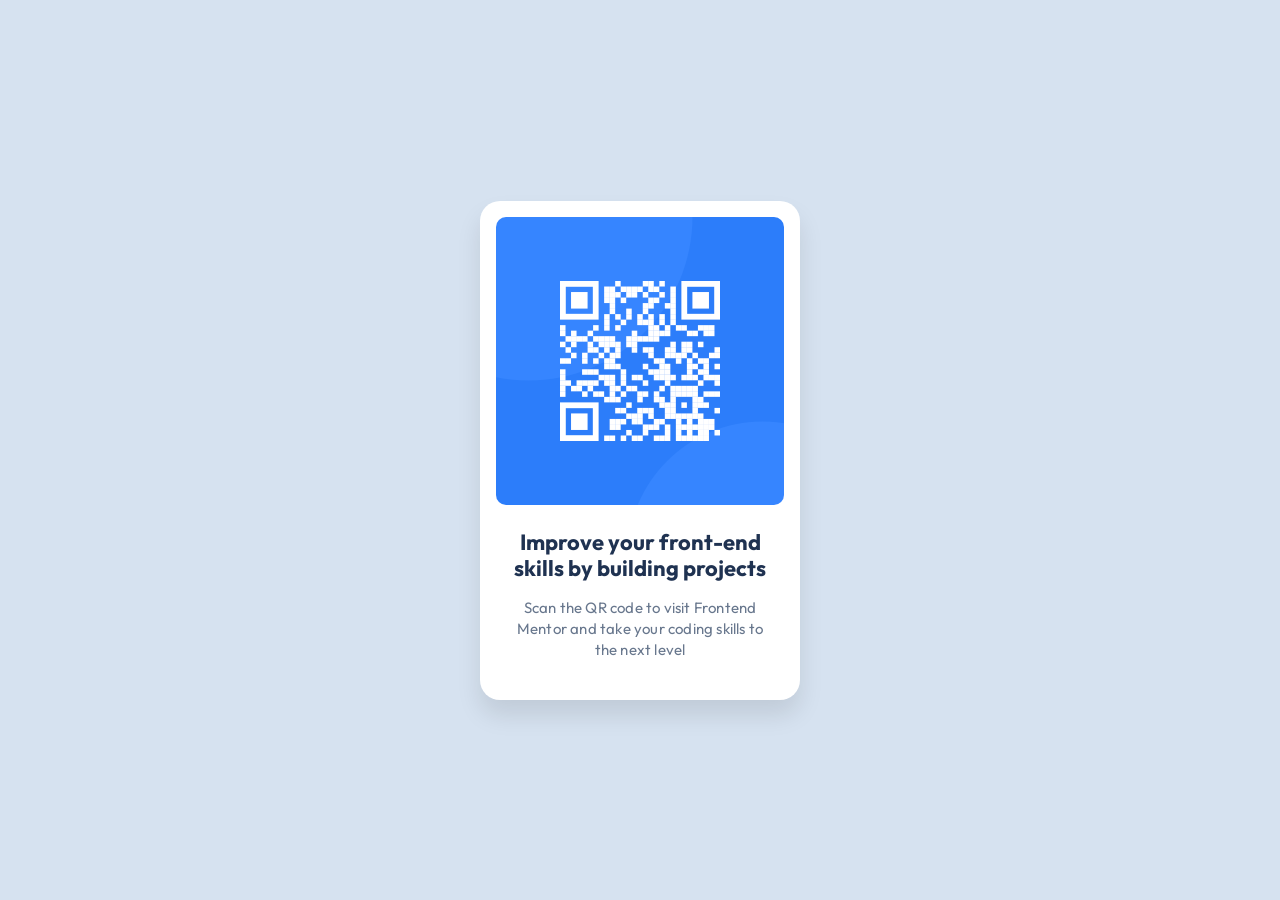
<file: 01-QR-Code-Component/index.html>
<!DOCTYPE html>
<html lang="en">

<head>
  <meta charset="UTF-8">
  <meta name="viewport" content="width=device-width, initial-scale=1.0">
  <!-- displays site properly based on user's device -->

  <link rel="icon" type="image/png" sizes="32x32" href="./images/favicon-32x32.png">

  <title>Frontend Mentor | QR code component</title>
  <link rel="stylesheet" href="style.css">

</head>

<body>
  <main class="card">
    <section class="card-body">
      <img src="./images/image-qr-code.png" alt="QR code image" class="card-img">
      <section class="card-text">
        <h2 class="card-heading">Improve your front-end skills by building projects</h2>
        <p class="card-desc">Scan the QR code to visit Frontend Mentor and take your coding skills to the next level</p>
      </section>

    </section>
  </main>
</body>

</html>
</file>
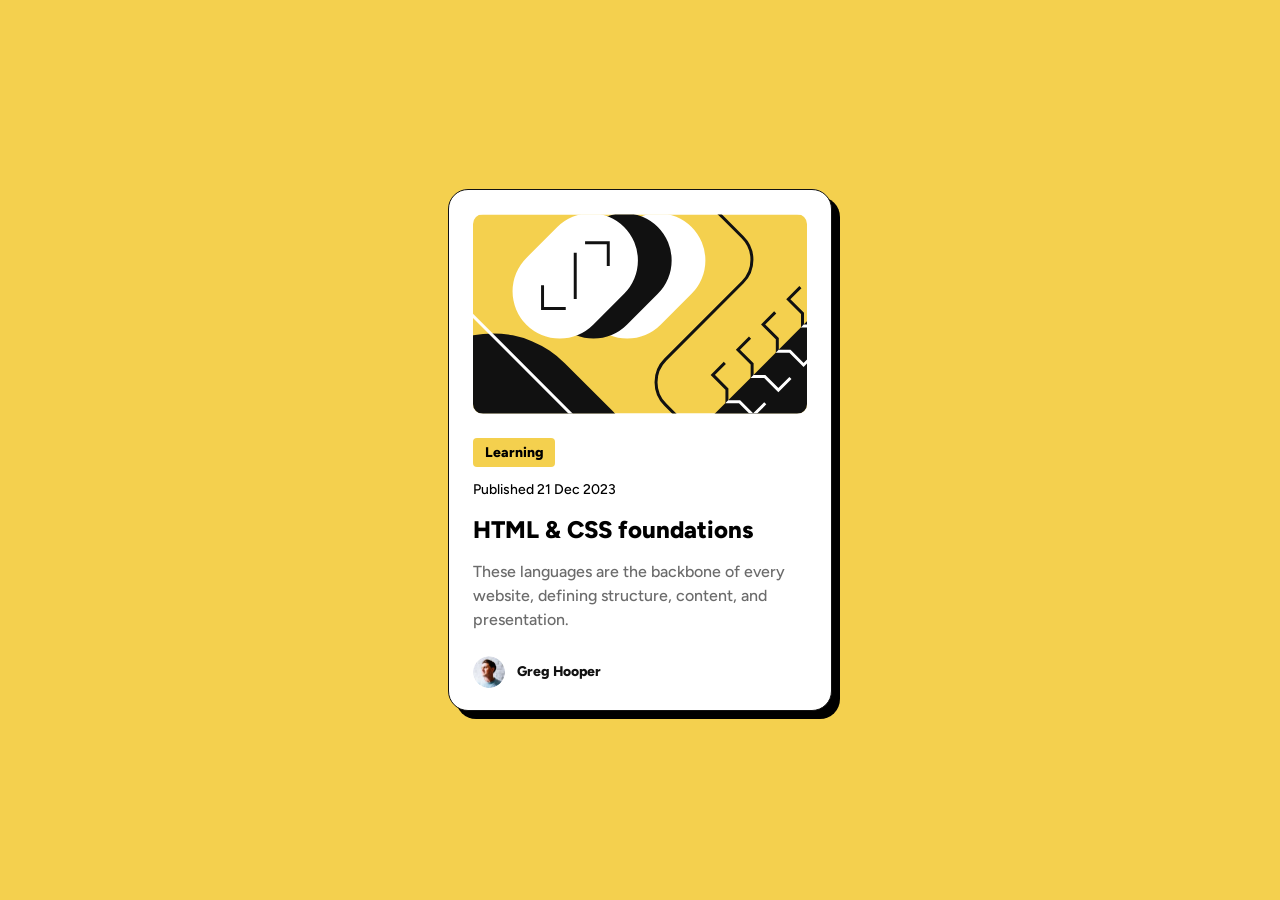
<file: 02-Blog-Preview-Card/index.html>
<!DOCTYPE html>
<html lang="en">

<head>
  <meta charset="UTF-8">
  <meta name="viewport" content="width=device-width, initial-scale=1.0">
  <!-- displays site properly based on user's device -->

  <link rel="icon" type="image/png" sizes="32x32" href="./assets/images/favicon-32x32.png">

  <title>Frontend Mentor | Blog preview card</title>
  <link rel="stylesheet" href="style.css">
  <link rel="preconnect" href="https://fonts.googleapis.com">
  <link rel="preconnect" href="https://fonts.gstatic.com" crossorigin>
  <link
    href="https://fonts.googleapis.com/css2?family=Figtree:ital,wght@0,300..900;1,300..900&family=Outfit:wght@100..900&display=swap"
    rel="stylesheet">
</head>

<body>
  <main>
    <section class="card">
      <img src="./assets/images/illustration-article.svg" alt="A image of illustration-article" class="card-img">
      <section class="card-content">
        <p class="category">Learning</p>
        <p class="publish-date">Published 21 Dec 2023</p>
        <h1 class="title">HTML & CSS foundations</h1>
        <p class="description">These languages are the backbone of every website, defining structure, content, and presentation.</p>
      </section>
      <section class="profile">
        <img src="./assets/images/image-avatar.webp" alt="Profile image of a man" class="profile-img">
        <p class="profile-name">Greg Hooper</p>
      </section>
    </section>
  </main>

</body>

</html>
</file>
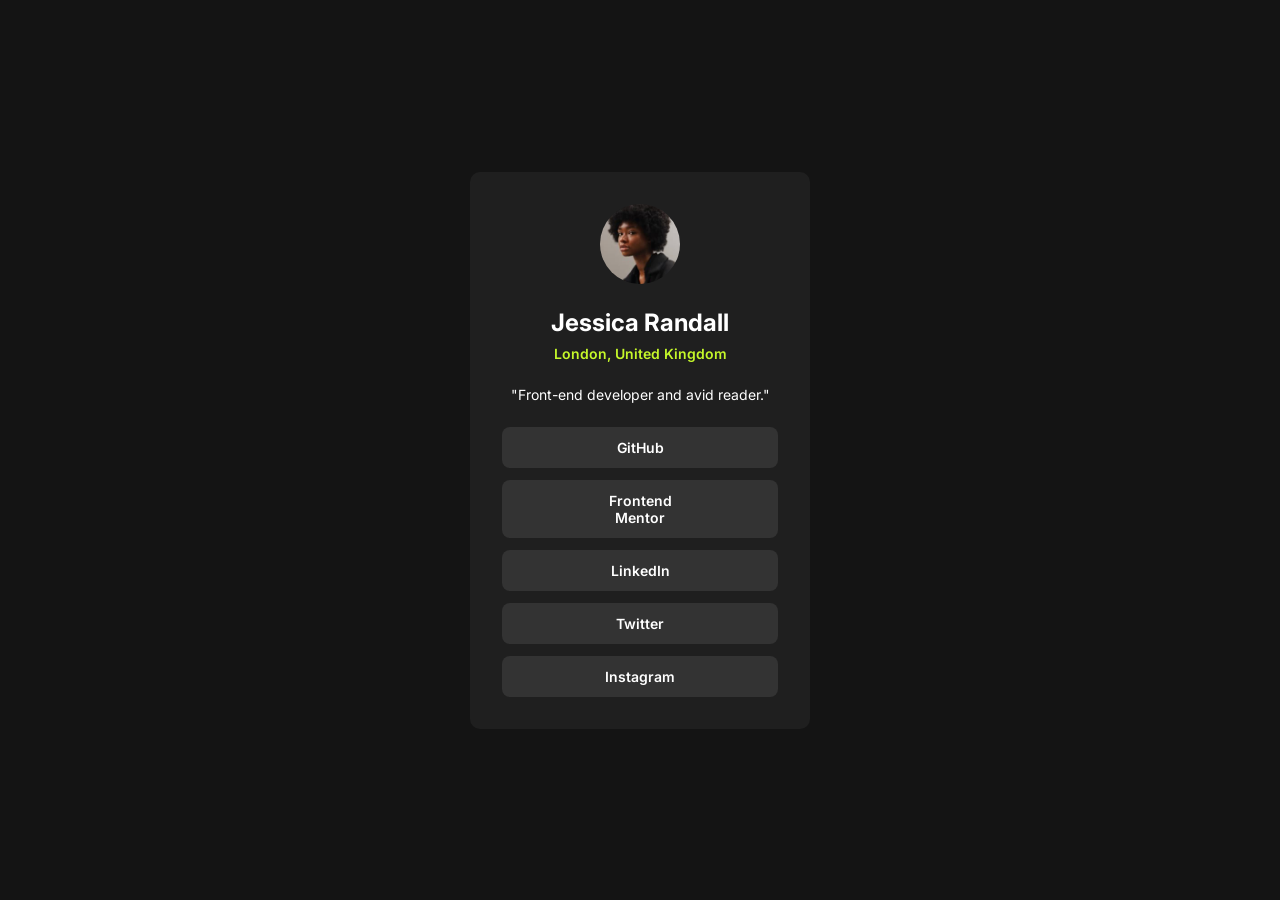
<file: 03-Social-Links-Profile-Card/index.html>
<!DOCTYPE html>
<html lang="en">

<head>
  <meta charset="UTF-8">
  <meta name="viewport" content="width=device-width, initial-scale=1.0">
  <!-- displays site properly based on user's device -->

  <link rel="icon" type="image/png" sizes="32x32" href="./assets/images/favicon-32x32.png">
  <link rel="preconnect" href="https://fonts.googleapis.com">
  <link rel="preconnect" href="https://fonts.gstatic.com" crossorigin>
  <link
    href="https://fonts.googleapis.com/css2?family=Figtree:ital,wght@0,300..900;1,300..900&family=Inter:ital,opsz,wght@0,14..32,100..900;1,14..32,100..900&family=Outfit:wght@100..900&display=swap"
    rel="stylesheet">
  <link rel="stylesheet" href="style.css">
  <title>Frontend Mentor | Social links profile</title>

</head>

<body>
  <main class="card">
    <header>
      <img src="./assets/images/avatar-jessica.jpeg" alt="A Girl Profile Photo" class="card-img">
      <section class="heading">
        <h1 class="title">Jessica Randall</h1>
        <p class="address">London, United Kingdom</p>
      </section>
    </header>
    <section>
      <p class="role">"Front-end developer and avid reader."</p>
    </section>
    <section class="profiles">
      <a href="https://github.com/" class="github">GitHub</a>
      <a href="https://www.frontendmentor.io/" class="frontend-mentor">Frontend Mentor</a>
      <a href="https://in.linkedin.com/" class="linkedin">LinkedIn</a>
      <a href="https://x.com/" class="twitter">Twitter</a>
      <a href="https://www.instagram.com/?hl=en" class="instagram">Instagram</a>
    </section>
  </main>

</body>

</html>
</file>
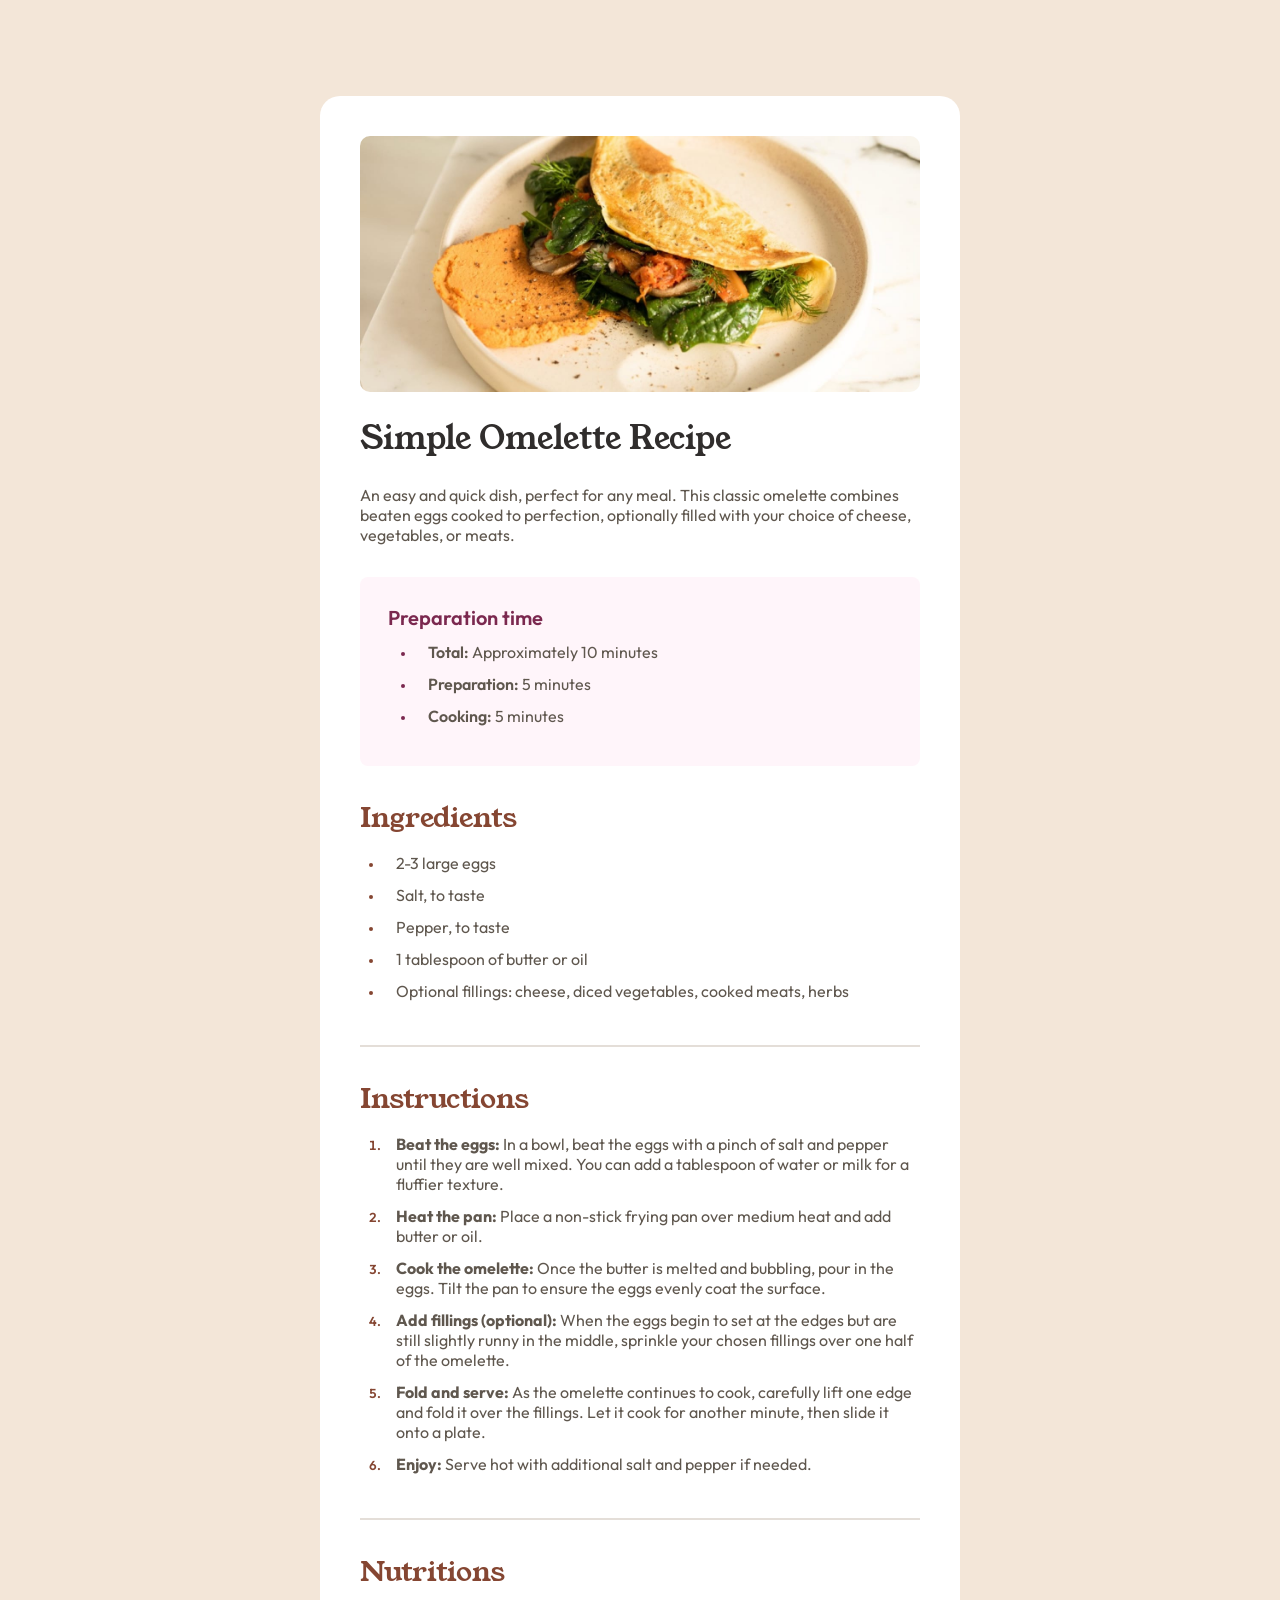
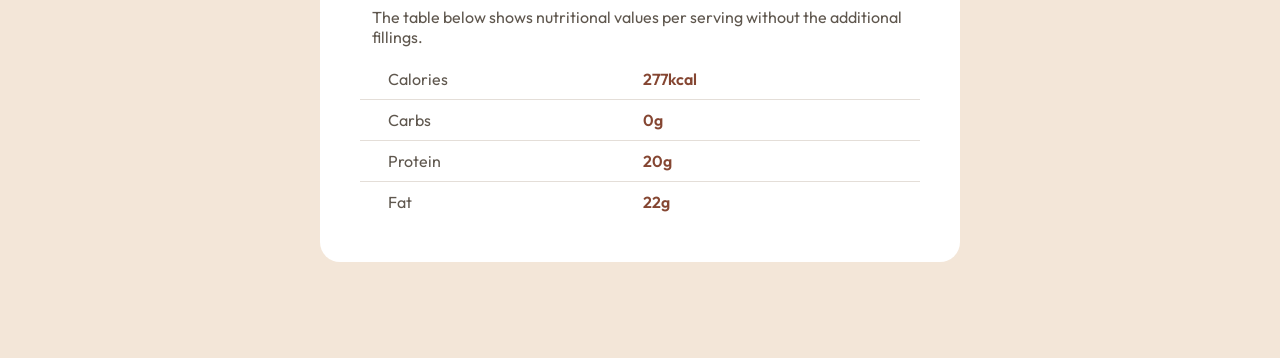
<file: 04-Recipe-Page/index.html>
<!DOCTYPE html>
<html lang="en">

<head>
  <meta charset="UTF-8">
  <meta name="viewport" content="width=device-width, initial-scale=1.0">
  <!-- displays site properly based on user's device -->

  <link rel="icon" type="image/png" sizes="32x32" href="./assets/images/favicon-32x32.png">
  <link rel="preconnect" href="https://fonts.googleapis.com">
  <link rel="preconnect" href="https://fonts.gstatic.com" crossorigin>
  <link href="https://fonts.googleapis.com/css2?family=Young+Serif&display=swap" rel="stylesheet">
  <link href="https://fonts.googleapis.com/css2?family=Outfit:wght@100..900&display=swap" rel="stylesheet">
  <link rel="stylesheet" href="style.css">

  <title>Frontend Mentor | Recipe page</title>

</head>

<body>
  <div class="card">
    <header class="recipe-header">
      <img src="./assets/images/image-omelette.jpeg" alt="An Omelette recipe image" class="recipe-img">
      <h1 class="recipe-name">Simple Omelette Recipe</h1>
      <p class="recipe-description">An easy and quick dish, perfect for any meal. This classic omelette combines beaten eggs cooked 
        to perfection, optionally filled with your choice of cheese, vegetables, or meats.</p>
    </header>
    <main class="recipe-overview">
      <section class="recipe-preparation">
        <h2 class="prep-time-title">Preparation time</h2>
        <ul class="time-distribution">
          <li><span class="total">Total:</span> Approximately 10 minutes</li>
          <li><span class="preparation">Preparation:</span> 5 minutes</li>
          <li><span class="cooking">Cooking:</span> 5 minutes</li>
        </ul>
      </section>
      <section class="recipe-ingredients">
        <h2 class="ingredients-title">Ingredients</h2>
        <ul class="ingredients-list">
          <li>2-3 large eggs</li>
          <li>Salt, to taste</li>
          <li>Pepper, to taste</li>
          <li>1 tablespoon of butter or oil</li>
          <li>Optional fillings: cheese, diced vegetables, cooked meats, herbs</li>
        </ul>
      </section>
      <hr class="horizontal-border">
      <section class="recipe-instructions">
        <h2 class="instructions-title">Instructions</h2>
        <ol class="instructions-list">
          <li><strong>Beat the eggs:</strong> In a bowl, beat the eggs with a pinch of salt and pepper until they are well mixed. 
            You can add a tablespoon of water or milk for a fluffier texture.</li>
          <li><strong>Heat the pan:</strong> Place a non-stick frying pan over medium heat and add butter or oil.</li>
          <li><strong>Cook the omelette:</strong> Once the butter is melted and bubbling, pour in the eggs. Tilt the pan to ensure 
            the eggs evenly coat the surface.</li>     
          <li><strong>Add fillings (optional):</strong> When the eggs begin to set at the edges but are still slightly runny in the 
            middle, sprinkle your chosen fillings over one half of the omelette.</li>     
          <li><strong>Fold and serve:</strong> As the omelette continues to cook, carefully lift one edge and fold it over the 
            fillings. Let it cook for another minute, then slide it onto a plate.</li>     
          <li><strong>Enjoy:</strong> Serve hot with additional salt and pepper if needed.</li>
        </ol>
      </section>
      <hr class="horizontal-border">
      <section class="recipe-nutrition">
        <h2 class="nutrition-title">Nutritions</h2>
        <p>The table below shows nutritional values per serving without the additional fillings.</p>
        <table class="nutrition-table">
          <tbody>
            <tr>
              <td class="nutrient">Calories</td>
              <td class="value">277kcal</td>
            </tr>
            <tr>
              <td class="nutrient">Carbs</td>
              <td class="value">0g</td>
            </tr>
            <tr>
              <td class="nutrient">Protein</td>
              <td class="value">20g</td>
            </tr>
            <tr>
              <td class="nutrient">Fat</td>
              <td class="value">22g</td>
            </tr>
          </tbody>
        </table>
      </section>

    </main>
  </div>

</body>

</html>
</file>
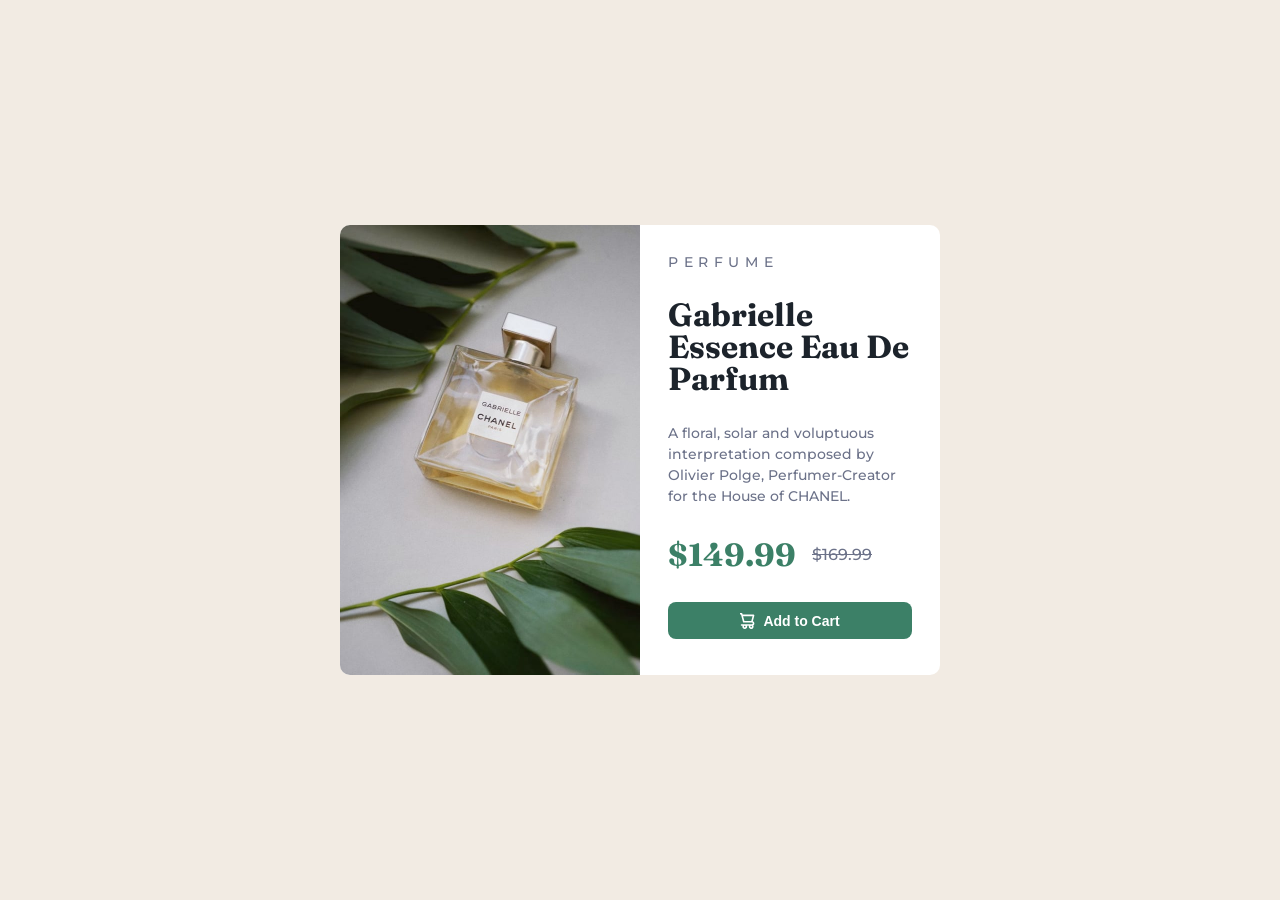
<file: 05-Product-Preview-Card/index.html>
<!DOCTYPE html>
<html lang="en">

<head>
  <meta charset="UTF-8">
  <meta name="viewport" content="width=device-width, initial-scale=1.0">
  <!-- displays site properly based on user's device -->

  <link rel="icon" type="image/png" sizes="32x32" href="./images/favicon-32x32.png">
  <link rel="preconnect" href="https://fonts.googleapis.com">
  <link rel="preconnect" href="https://fonts.gstatic.com" crossorigin>
  <link href="https://fonts.googleapis.com/css2?family=Montserrat:ital,wght@0,100..900;1,100..900&display=swap"
    rel="stylesheet">
  <link
    href="https://fonts.googleapis.com/css2?family=Fraunces:ital,opsz,wght@0,9..144,100..900;1,9..144,100..900&display=swap"
    rel="stylesheet">
  <title>Frontend Mentor | Product preview card component</title>
  <link rel="stylesheet" href="style.css">
</head>

<body>
  <main class="prod-card">
    <section class="left">
      <picture>
        <source
          media="(max-width: 640px)"
          srcset="./images/image-product-mobile.jpg"
          class="prod-img-mobile"
        />
      
        <img
          src="./images/image-product-desktop.jpg"
          alt="A perfume glass bottle between green leaves"
          class="prod-img-desktop"
        />
      </picture>
    </section>
    <section class="right">
      <p class="prod-category">Perfume</p>
      <h1 class="prod-title">Gabrielle Essence Eau De Parfum</h1>
      <p class="prod-description">A floral, solar and voluptuous interpretation composed by Olivier Polge, 
        Perfumer-Creator for the House of CHANEL.</p>
        <p class="prod-price"><span class="prod-disc-price">$149.99</span><span class="prod-old-price">$169.99</span></p>
        <button class="btn">
          <img src="./images/icon-cart.svg" alt="Cart image" class="cart-img">
          Add to Cart
        </button>
    </section>
  </main>

</body>

</html>
</file>
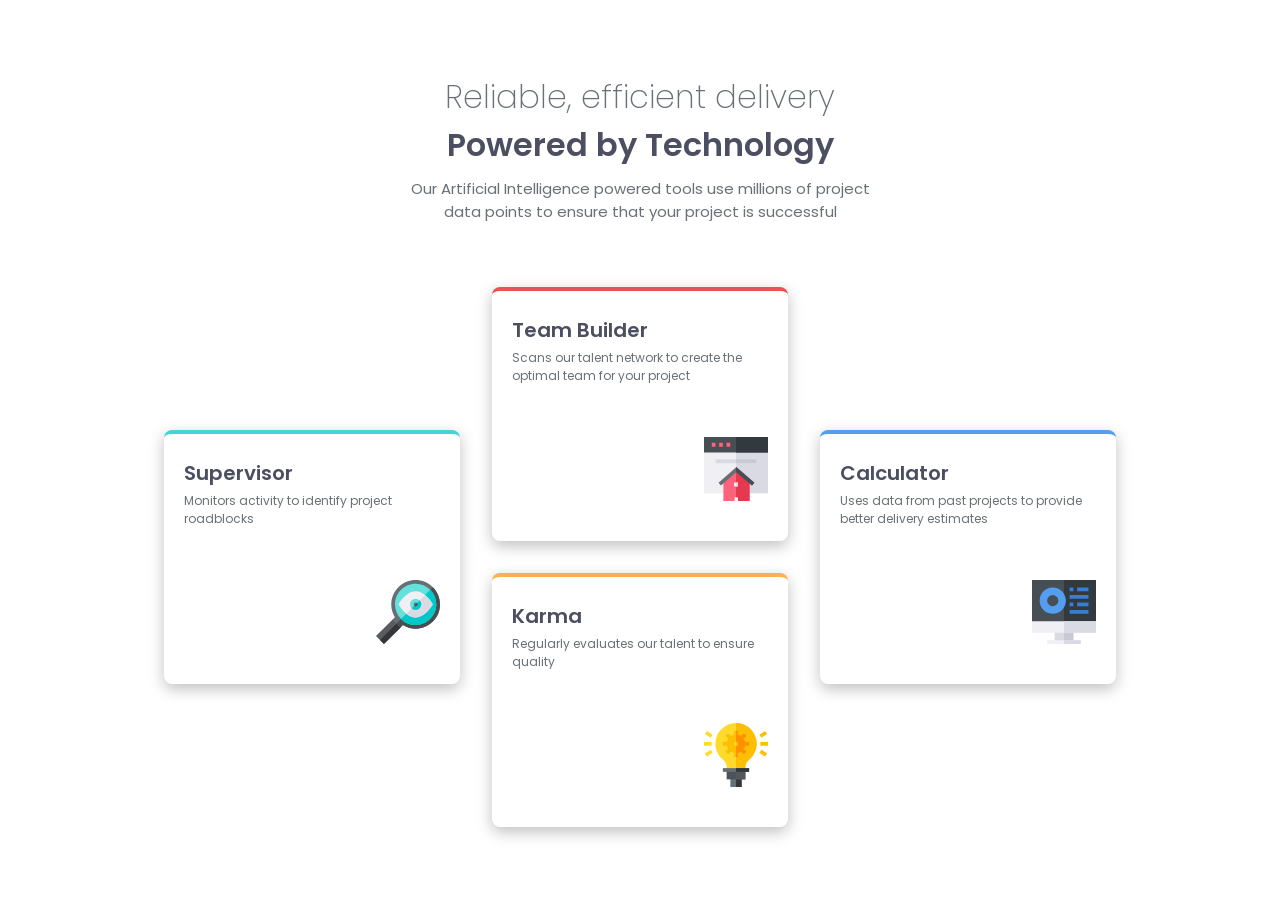
<file: 06-Feature-Section-Card/index.html>
<!DOCTYPE html>
<html lang="en">

<head>
  <meta charset="UTF-8">
  <meta name="viewport" content="width=device-width, initial-scale=1.0">
  <!-- displays site properly based on user's device -->

  <link rel="icon" type="image/png" sizes="32x32" href="./images/favicon-32x32.png">
  <link rel="preconnect" href="https://fonts.googleapis.com">
  <link rel="preconnect" href="https://fonts.gstatic.com" crossorigin>
  <link
    href="https://fonts.googleapis.com/css2?family=Fraunces:ital,opsz,wght@0,9..144,100..900;1,9..144,100..900&family=Poppins:wght@200;400;600&display=swap"
    rel="stylesheet">
  <link rel="stylesheet" href="style.css">

  <title>Frontend Mentor | Four card feature section</title>

</head>

<body>
  <header class="feature-header">
    <h1 class="heading">
      <span class="heading-light">Reliable, efficient delivery</span>
      <span class="heading-bold">Powered by Technology</span>
    </h1>
    <p class="description">Our Artificial Intelligence powered tools use millions of project data points 
      to ensure that your project is successful</p>
  </header>

  <main class="feature-section">
    <article class="feature-card" id="supervisor">
      <h2 class="feature-title">Supervisor</h2>
      <p class="feature-overview">Monitors activity to identify project roadblocks</p>
      <img src="./images/icon-supervisor.svg" alt="A magnifying glass image with open eye in center" class="feature-img">
    </article>
    <section class="container">
      <article class="feature-card" id="teambuilder">
        <h2 class="feature-title">Team Builder</h2>
        <p class="feature-overview">Scans our talent network to create the optimal team for your project</p>
        <img src="./images/icon-team-builder.svg" alt="A magnifying glass image with open eye in center" class="feature-img">
      </article>
      <article class="feature-card" id="karma">
        <h2 class="feature-title">Karma</h2>
        <p class="feature-overview">Regularly evaluates our talent to ensure quality</p>
        <img src="./images/icon-karma.svg" alt="A magnifying glass image with open eye in center" class="feature-img">
      </article>
    </section>
    <article class="feature-card" id="calculator">
      <h2 class="feature-title">Calculator</h2>
      <p class="feature-overview">Uses data from past projects to provide better delivery estimates</p>
      <img src="./images/icon-calculator.svg" alt="A magnifying glass image with open eye in center" class="feature-img">
    </article>
  </main>


</body>

</html>
</file>
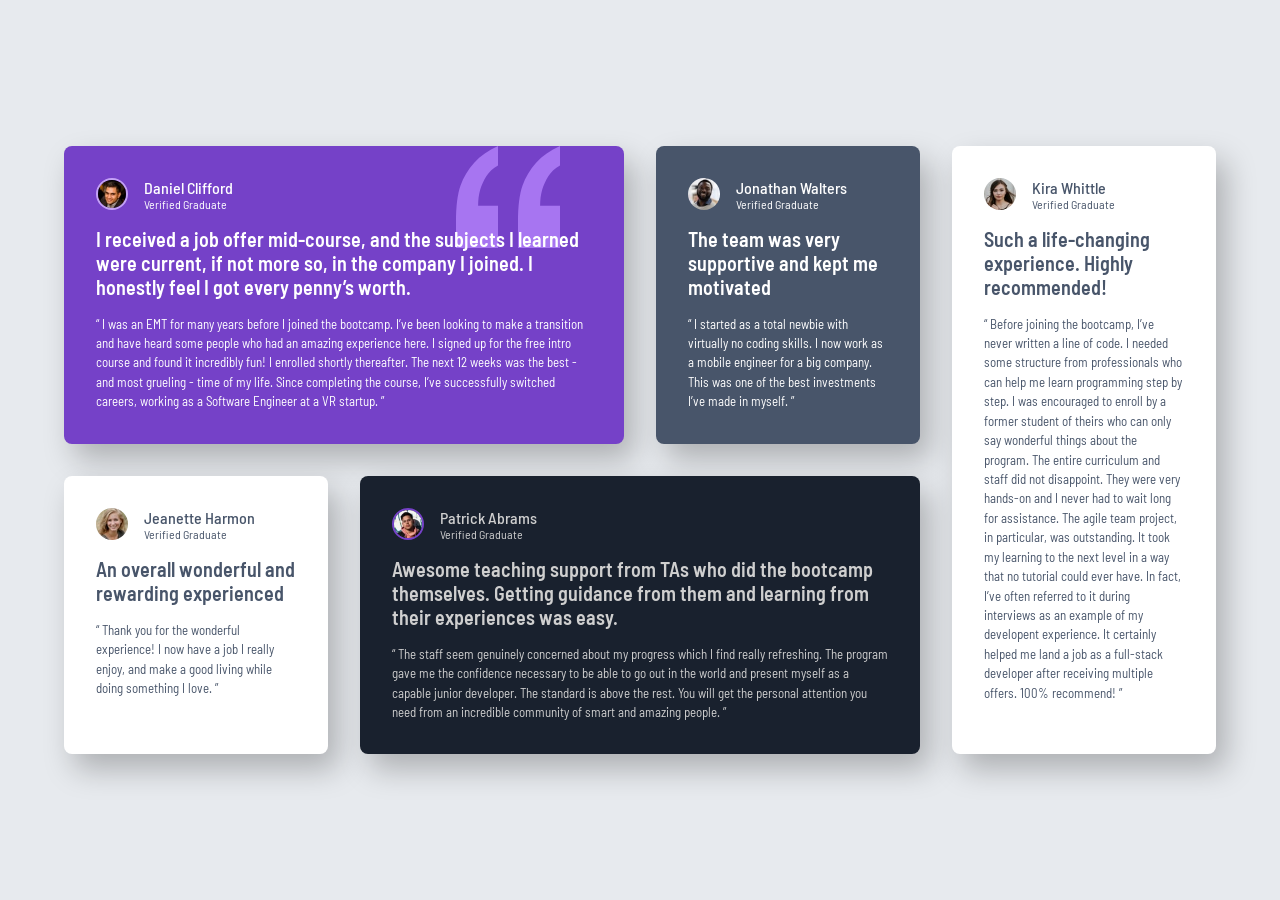
<file: 07-Testimonials-Cards/index.html>
<!DOCTYPE html>
<html lang="en">

<head>
  <meta charset="UTF-8">
  <meta name="viewport" content="width=device-width, initial-scale=1.0">
  <!-- displays site properly based on user's device -->

  <link rel="icon" type="image/png" sizes="32x32" href="./images/favicon-32x32.png">
  <link rel="preconnect" href="https://fonts.googleapis.com">
  <link rel="preconnect" href="https://fonts.gstatic.com" crossorigin>
  <link
    href="https://fonts.googleapis.com/css2?family=Barlow+Semi+Condensed:ital,wght@0,100;0,200;0,300;0,400;0,500;0,600;0,700;0,800;0,900;1,100;1,200;1,300;1,400;1,500;1,600;1,700;1,800;1,900&display=swap"
    rel="stylesheet">
  <link rel="stylesheet" href="style.css">
  <title>Frontend Mentor | [Challenge Name Here]</title>

</head>

<body>
  <main class="grid">
    <article class="testimonial-card" id="card-1">
      <section class="profile-section">
        <img src="./images/image-daniel.jpg" alt="Daneil profile image" class="profile-img">
        <section class="volunteer-info">
          <p class="name">Daniel Clifford</p>
          <p class="education-status">Verified Graduate</p>
        </section>
      </section>
      <h1 class="testimonial-title">
        I received a job offer mid-course, and the subjects I learned were current, if not more so, 
  in the company I joined. I honestly feel I got every penny’s worth.
      </h1>
      <p class="testimonial-description">“ I was an EMT for many years before I joined the bootcamp. I’ve been looking to make a 
        transition and have heard some people who had an amazing experience here. I signed up 
        for the free intro course and found it incredibly fun! I enrolled shortly thereafter. 
        The next 12 weeks was the best - and most grueling - time of my life. Since completing 
        the course, I’ve successfully switched careers, working as a Software Engineer at a VR startup. ”</p>
    </article>

    <article class="testimonial-card" id="card-2">
      <section class="profile-section">
        <img src="./images/image-jonathan.jpg" alt="Jonathan profile image" class="profile-img">
        <section class="volunteer-info">
          <p class="name">Jonathan Walters</p>
          <p class="education-status">Verified Graduate</p>
        </section>
      </section>
      <h1 class="testimonial-title">
        The team was very supportive and kept me motivated
      </h1>
      <p class="testimonial-description">“ I started as a total newbie with virtually no coding skills. I now work as a mobile engineer 
        for a big company. This was one of the best investments I’ve made in myself. ”</p>
    </article>

    <article class="testimonial-card" id="card-3">
      <section class="profile-section">
        <img src="./images/image-jeanette.jpg" alt="Jeanette profile image" class="profile-img">
        <section class="volunteer-info">
          <p class="name">Jeanette Harmon</p>
          <p class="education-status">Verified Graduate</p>
        </section>
      </section>
      <h1 class="testimonial-title">
        An overall wonderful and rewarding experienced
      </h1>
      <p class="testimonial-description">“ Thank you for the wonderful experience! I now have a job I really enjoy, and make a good living 
        while doing something I love. ”</p>
    </article>

    <article class="testimonial-card" id="card-4">
      <section class="profile-section">
        <img src="./images/image-patrick.jpg" alt="Patrick profile image" class="profile-img">
        <section class="volunteer-info">
          <p class="name">Patrick Abrams</p>
          <p class="education-status">Verified Graduate</p>
        </section>
      </section>
      <h1 class="testimonial-title">
        Awesome teaching support from TAs who did the bootcamp themselves. Getting guidance from them and 
  learning from their experiences was easy.
      </h1>
      <p class="testimonial-description">“ The staff seem genuinely concerned about my progress which I find really refreshing. The program 
        gave me the confidence necessary to be able to go out in the world and present myself as a capable 
        junior developer. The standard is above the rest. You will get the personal attention you need from 
        an incredible community of smart and amazing people. ”</p>
    </article>

    <article class="testimonial-card" id="card-5">
      <section class="profile-section">
        <img src="./images/image-kira.jpg" alt="Kira profile image" class="profile-img">
        <section class="volunteer-info">
          <p class="name">Kira Whittle</p>
          <p class="education-status">Verified Graduate</p>
        </section>
      </section>
      <h1 class="testimonial-title">
        Such a life-changing experience. Highly recommended!
      </h1>
      <p class="testimonial-description">“ Before joining the bootcamp, I’ve never written a line of code. I needed some structure from 
        professionals who can help me learn programming step by step. I was encouraged to enroll by a former 
        student of theirs who can only say wonderful things about the program. The entire curriculum and staff 
        did not disappoint. They were very hands-on and I never had to wait long for assistance. The agile team 
        project, in particular, was outstanding. It took my learning to the next level in a way that no tutorial 
        could ever have. In fact, I’ve often referred to it during interviews as an example of my developent 
        experience. It certainly helped me land a job as a full-stack developer after receiving multiple offers. 
        100% recommend! ”</p>
    </article>
  </main>
</body>

</html>
</file>
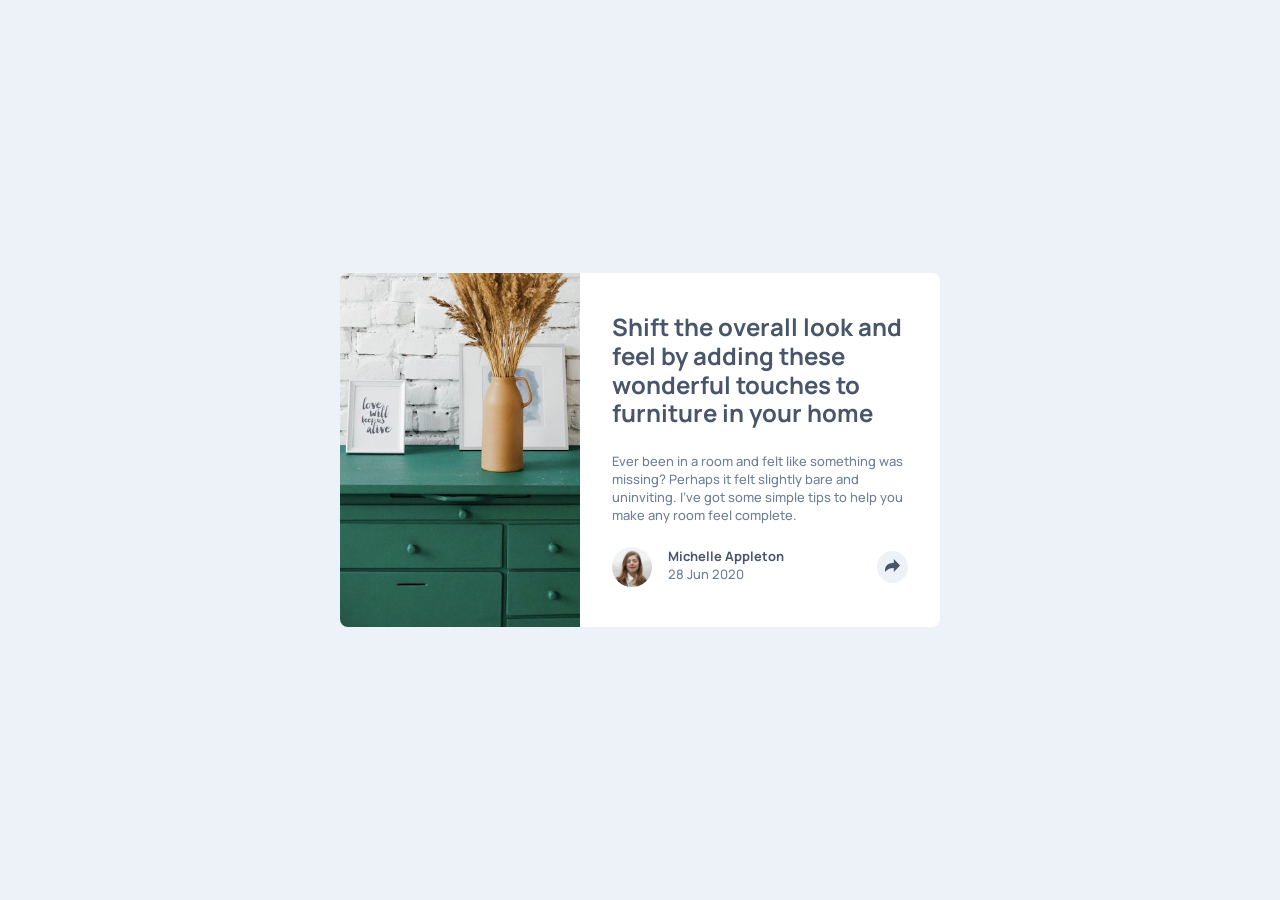
<file: 08-Article-Preview-Card/index.html>
<!DOCTYPE html>
<html lang="en">

<head>
  <meta charset="UTF-8">
  <meta name="viewport" content="width=device-width, initial-scale=1.0">

  <link rel="icon" type="image/png" sizes="32x32" href="./images/favicon-32x32.png">

  <link rel="preconnect" href="https://fonts.googleapis.com">
  <link rel="preconnect" href="https://fonts.gstatic.com" crossorigin>

  <link href="https://fonts.googleapis.com/css2?family=Manrope:wght@200..800&display=swap" rel="stylesheet">

  <link rel="stylesheet" href="style.css">
  <script defer src="script.js"></script>

  <title>Frontend Mentor | Article preview component</title>
</head>

<body>
  <main class="card-container">
    <img src="./images/drawers.jpg" alt="A vas and some photo frames placed on a green color table in a room"
      class="card-img">
    <section class="card-content">
      <h1 class="card-title">Shift the overall look and feel by adding these wonderful
        touches to furniture in your home</h1>
      <p class="card-description">Ever been in a room and felt like something was missing? Perhaps
        it felt slightly bare and uninviting. I’ve got some simple tips
        to help you make any room feel complete.</p>
      <footer class="card-footer">
        <section class="card-author">
          <img src="./images/avatar-michelle.jpg" alt="A girl's profile image" class="author-img">
          <section class="card-author-info">
            <p class="author-name">Michelle Appleton</p>
            <p class="published-date">28 Jun 2020</p>
          </section>
        </section>
          <button class="share-btn">
            <svg xmlns="http://www.w3.org/2000/svg" width="15" height="13"><path fill="#6E8098" d="M15 6.495L8.766.014V3.88H7.441C3.33 3.88 0 7.039 0 10.936v2.049l.589-.612C2.59 10.294 5.422 9.11 8.39 9.11h.375v3.867L15 6.495z"/></svg>
          </button>
        <section class="share-toast">
          <p class="share">Share</p>
          <img src="./images/icon-facebook.svg" alt="facebook icon">
          <img src="./images/icon-twitter.svg" alt="twitter icon">
          <img src="./images/icon-pinterest.svg" alt="pinterest icon">
        </section>
        
      </footer>
    </section>
  </main>

</body>

</html>
</file>
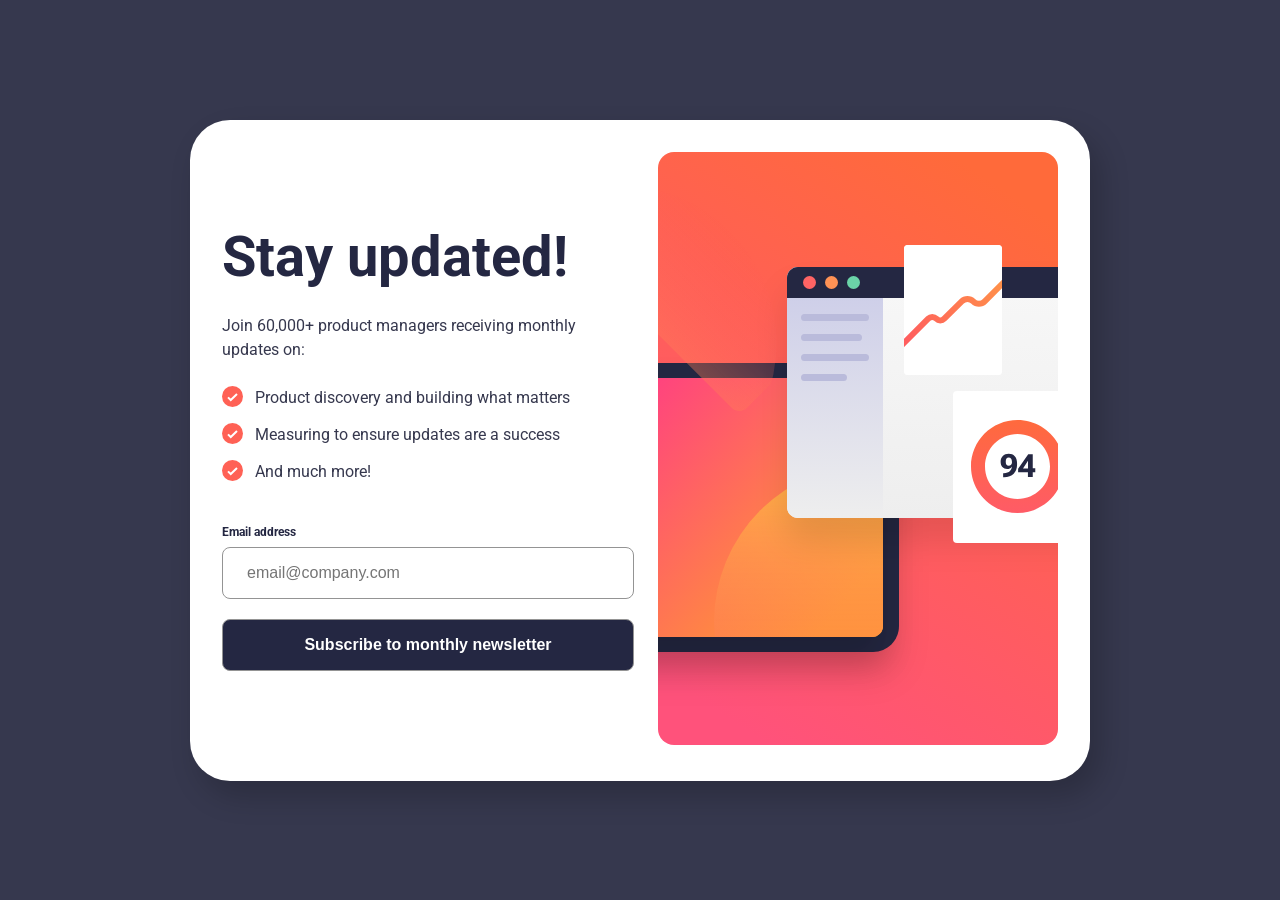
<file: 09-Newsletter-Sign-Up-Form/index.html>
<!DOCTYPE html>
<html lang="en">

<head>
  <meta charset="UTF-8">
  <meta name="viewport" content="width=device-width, initial-scale=1.0">
  <!-- displays site properly based on user's device -->

  <link rel="icon" type="image/png" sizes="32x32" href="./assets/images/favicon-32x32.png">
  <link rel="preconnect" href="https://fonts.googleapis.com">
  <link rel="preconnect" href="https://fonts.gstatic.com" crossorigin>
  <link href="https://fonts.googleapis.com/css2?family=Roboto:ital,wght@0,100..900;1,100..900&display=swap"
    rel="stylesheet">
  <link rel="stylesheet" href="style.css">
  <script src="script.js" defer></script>

  <title>Frontend Mentor | Newsletter sign-up form with success message</title>
</head>

<body>
  <main class="card-container">
    <section class="card-content">
      <h1 class="title">Stay updated!</h1>
      <p class="description">Join 60,000+ product managers receiving monthly updates on:</p>
      <ul class="feature-list">
        <li>
          <span class="img"><img src="./assets/images/icon-list.svg" alt="right tick icon"></span><p class="feature">Product discovery and building what matters</p>
        </li>
        <li>
          <span class="img"><img src="./assets/images/icon-list.svg" alt="right tick icon"></span>
          <p class="feature">Measuring to ensure updates are a success</p>
        </li>
        <li>
          <span class="img"><img src="./assets/images/icon-list.svg" alt="right tick icon"></span>
          <p class="feature">And much more!</p>
        </li>
      </ul>
      <form novalidate id="form">
        <div class="row">
          <div class="label">
            <label for="email" class="email">Email address</label>
            <span class="error hidden"></span>
          </div>
          <input type="email" name="email" id="email" placeholder="email@company.com">
        </div>
        <button type="submit" class="btn-subscribe">Subscribe to monthly newsletter</button>
      </form>
    </section>
    <picture>
      <source media="(max-width:600px)" srcset="./assets/images/illustration-sign-up-mobile.svg"
        class="form-img-mobile">
      <source media="(min-width:601px) and (max-width:1200px)" srcset="./assets/images/illustration-sign-up-tablet.svg"
        class="form-img-tablet">
      <img src="./assets/images/illustration-sign-up-desktop.svg" alt="sign up form" class="form-img-desktop">
    </picture>
  </main>

  <section class="success-popup hidden">
    <img src="./assets/images/icon-success.svg" alt="" class="success-img">
    <h1 class="popup-heading">Thanks for subscribing!</h1>
    <p class="sub-confirmation">A confirmation email has been sent to <strong
        class="sub-email"></strong>
      Please open it and click the button inside to confirm your subscription.</p>
    <button type="button" class="btn-close">Dismiss message</button>
  </section>

</body>

</html>
</file>
<file: 01-QR-Code-Component/style.css>
@import url('https://fonts.googleapis.com/css2?family=Outfit:wght@100..900&display=swap');

* {
    margin: 0;
    padding: 0;
    box-sizing: border-box;
}

:root {
    /* colors */
  --white: hsl(0, 0%, 100%);
  --slate-300: hsl(212, 45%, 89%);
  --slate-500: hsl(216, 15%, 48%);
  --slate-900: hsl(218, 44%, 22%);
}

body {
    background-color: var(--slate-300);
    width: 100%;
    min-height: 100vh;
    display: flex;
    align-items: center;
    justify-content: center;
    font-family: Outfit;
}

.card-body {
    width: 320px;
    height: 499px;
    display: flex;
    flex-direction: column;
    gap: 24px;
    padding: 16px;
    border-radius: 20px;
    background-color: var(--white);
    box-shadow: 0 15px 25px rgba(0,0,0,0.1);
}

.card-img {
    border-radius: 10px;
}

.card-text {
    padding: 0 16px;
}

.card-heading {
    color: var(--slate-900);
    font-size: 22px;
    font-weight: 700;
    line-height: 120%;
    text-align: center;
    margin-bottom: 16px;
}

.card-desc {
    color: var(--slate-500);
    font-size: 15px;
    font-weight: 400;
    line-height: 140%;
    letter-spacing: 0.2px;
    text-align: center;
}
</file>
<file: 02-Blog-Preview-Card/style.css>
* {
    margin: 0;
    padding: 0;
    box-sizing: border-box;
}

:root {
      /* Colors */
  --yellow: hsl(47, 88%, 63%);
  --white: hsl(0, 0%, 100%);
  --gray-500: hsl(0, 0%, 42%);
  --gray-950: hsl(0, 0%, 7%);
}

body {
    background-color: var(--yellow);
    width: 100%;
    min-height: 100vh;
    display: flex;
    align-items: center;
    justify-content: center;
    font-family: Figtree;
}

.card {
    width: 100%;
    max-width: 384px;
    height: 100vh;
    max-height: 522px;
    background-color: var(--white);
    border: 1px solid var(--gray-950);
    border-radius: 20px;
    padding: 24px;
    box-shadow: 8px 8px 0 0 #000000;
    display: flex;
    flex-direction: column;
    gap: 24px;
}

.card-img {
    border-radius: 10px;
}

.card-content {
    display: flex;
    flex-direction: column;
    gap: 12px;  
}

.category {
    background-color: var(--yellow);
    padding: 4px 12px;
    border-radius: 4px;
    width: 82px;
    font-size: 14px;
    font-weight: 800;
    line-height: 150%;
}

.publish-date {
    font-size: 14px;
    font-weight: 500;
    line-height: 150%;
}

.title {
    font-size: 24px;
    font-weight: 800;
    line-height: 150%;
}

.title:hover {
    color: var(--yellow);
    cursor: pointer;
}

.description {
    color: var(--gray-500);
    font-size: 16px;
    font-weight: 500;
    line-height: 150%;
}

.profile {
    display: flex;
    gap: 12px;
    align-items: center;
}

.profile-img {
    display: block;
    width: 32px;
    height: 32px;
    border-radius: 50%;
}

.profile-name {
    color: var(--gray-950);
    font-size: 14px;
    line-height: 150%;
    font-weight: 800;
}
</file>
<file: 03-Social-Links-Profile-Card/style.css>
* {
    margin: 0;
    padding: 0;
    box-sizing: border-box;
}

:root {
    /* colors */
    --green: hsl(75, 94%, 57%);
    --white: hsl(0, 0%, 100%);
    --grey-700: hsl(0, 0%, 20%);
    --grey-800: hsl(0, 0%, 12%);
    --grey-900: hsl(0, 0%, 8%);

}

body {
    background-color: var(--grey-900);
    display: flex;
    align-items: center;
    justify-content: center;
    min-height: 100vh;
    font-family: Inter;

}

.card {
    width: 100%;
    max-width: 340px;
    background-color: var(--grey-800);
    border-radius: 0.625rem;
    padding: 2rem;
    display: flex;
    flex-direction: column;
    gap: 1.5rem;
    align-items: center;
    justify-content: center;
}

header {
    display: flex;
    flex-direction: column;
    gap: 1.5rem;
    align-items: center;
    justify-content: center;
}

.card-img {
    border-radius: 50%;
    max-width: 80px;
    height: 80px;
}

.title {
    color: var(--white);
    font-size: 1.5rem;
    text-align: center;
    font-weight: 700;
    margin-bottom: 0.5rem;
}

.address {
    color: var(--green);
    font-size: 0.875rem;
    text-align: center;
    font-weight: 600;
}

.role {
    color: var(--white);
    font-size: 0.875rem;
    text-align: center;
    font-weight: 400;
}

.profiles {
    display: flex;
    flex-direction: column;
    gap: 0.75rem;
}

.profiles a {
    text-decoration: none;
    color: var(--white);
    border-radius: 0.5rem;
    width: 100%;
    padding: 12px 80px;
    background-color: var(--grey-700);
    text-align: center;
    font-size: 0.875rem;
    font-weight: 600;
    
}

.profiles a:hover {
    background-color: var(--green);
    color: var(--grey-900);
    transition: 0.5s;
}
</file>
<file: 04-Recipe-Page/style.css>
* {
    margin: 0;
    padding: 0;
    box-sizing: border-box;
}

:root {
    /* White */
    --white: hsl(0, 0%, 100%);

    /* Stone */
    --stone-100: hsl(30, 54%, 90%);
    --stone-150: hsl(30, 18%, 87%);
    --stone-600: hsl(30, 10%, 34%);
    --stone-900: hsl(24, 5%, 18%);
  
    /* Brown */
    --brown-800: hsl(14, 45%, 36%);
  
    /* Rose */
    --rose-50: hsl(330, 100%, 98%);
    --rose-800: hsl(332, 51%, 32%);
  }

body {
    background-color: var(--stone-100);
    display: flex;
    align-items: center;
    justify-content: center;
    min-height: 100vh;
    padding: 6rem 0;
    font-size: 16px;
}

.card {
    background-color: var(--white);
    width: 100%;
    max-width: 40%;
    border-radius: 1.25rem;
    padding: 2.5rem;
    display: flex;
    flex-direction: column;
    align-items: center;
    justify-content: center;

}

.recipe-header {
    display: flex;
    flex-direction: column;
    gap: 1.5rem;
}

.recipe-img {
    width: 100%;
    border-radius: 0.625rem;
}

.recipe-name {
    font-family: "Young Serif", serif;
    font-weight: 400;
    font-style: normal;
    color: var(--stone-900);
    font-size: 2.5rem;
}

.recipe-description {
    font-family: "Outfit", sans-serif;
    color: var(--stone-600);
    font-size: 1rem;
    margin-bottom: 1rem;

}

.recipe-overview {
    display: flex;
    flex-direction: column;
    gap: 2rem;
    width: 100%;
}

.recipe-preparation {
    background-color: var(--rose-50);
    padding: 1.75rem;
    border-radius: 0.5rem;
    margin-top: 1rem;
}

.prep-time-title {
    font-family: "Outfit", sans-serif;
    color: var(--rose-800);
    font-size: 1.25rem;
    font-weight: 600;
    margin-bottom: 0.75rem;
}

.time-distribution {
    padding-left: 1.75rem;
}

.time-distribution li::marker {
    font-size: small;
    color: var(--rose-800);
}

.time-distribution li {
    margin-bottom: 0.75rem;
    font-family: "Outfit", sans-serif;
    color: var(--stone-600);
    font-weight: 400;
    font-size: 1rem;
}
.time-distribution span {
    padding-left: .75rem;
    color: var(--stone-600);
    font-family: "Outfit", sans-serif;
    font-weight: 600;
}

.ingredients-title,
.instructions-title,
.nutrition-title {
    font-family: "Young Serif", serif;
    font-weight: 400;
    font-style: normal;
    color: var(--brown-800);
    font-size: 1.75rem;
    margin-bottom: 1rem;
}

.ingredients-list,
.instructions-list {
    padding-left: 1.5rem;
}

.ingredients-list li::marker,
.instructions-list li::marker {
    font-size: small;
    color: var(--brown-800);
    font-weight: 600;
}

.ingredients-list li,
.instructions-list li,
.recipe-nutrition p {
    padding-left: 0.75rem;
    margin-bottom: 0.75rem;
    font-family: "Outfit", sans-serif;
    color: var(--stone-600);
    font-size: 1rem;
    font-weight: 400;
}

.instructions-list strong {
    color: var(--stone-600);
}

.horizontal-border {
    border: 0.5px solid var(--stone-150);
}

.nutrition-table {
    border-collapse: collapse;
    width: 100%;
    padding: 20px;
}

tr {
    border-bottom: 1px solid var(--stone-150);
}

tr:last-child {
    border: none;
}

td.nutrient {
    padding: 0.625rem 0 0.625rem 1.75rem;
    font-family: "Outfit", sans-serif;
    color: var(--stone-600);
    font-size: 1rem;
    font-weight: 400;
}

td.value {
    padding-right: 2rem;
    font-family: "Outfit", sans-serif;
    color: var(--brown-800);
    font-weight: 600;
}
/* ==========================================
   Mobile Devices (up to 560px)
========================================== */
@media screen and (max-width: 560px) {
    body {
        padding: 0;
    }

    .card {
        max-width: 100%;
        border: none;
        padding: 0;
    }

    .card .recipe-name,
    .card .recipe-description {
        padding: 0 2.5rem;
    }

    .card .recipe-name {
        font-size: 2rem;
    }

    .recipe-overview {
        padding: 0 2.5rem 2.5rem;
    }

    .recipe-img {
        border-radius: 0;
    }
}

/* ==========================================
   Tablets & Small Laptops (561px - 758px)
========================================== */
@media screen and (min-width: 560px) and (max-width: 758px) {

    .card {
        max-width: 60%;
    }

    .card .recipe-name {
        font-size: 2rem;
    }
}

/* ==========================================
   Laptops & Desktops (759px - 1400px)
========================================== */
@media screen and (min-width: 758px) and (max-width: 1400px) {

    .card {
        max-width: 50%;
    }

    .card .recipe-name {
        font-size: 2rem;
    }
}
</file>
<file: 05-Product-Preview-Card/style.css>
* {
    box-sizing: border-box;
    margin: 0;
    padding: 0;
}

:root {
    /* Fonts */
    --font-primary: "Montserrat", sans-serif;
    --font-secondary: "Fraunces", serif;
  
    /* Colors */
    --color-green-500: hsl(158, 36%, 37%);
    --color-green-700: hsl(158, 42%, 18%);
    --color-black: hsl(212, 21%, 14%);
    --color-grey: hsl(228, 12%, 48%);
    --color-cream: hsl(30, 38%, 92%);
    --color-white: hsl(0, 0%, 100%);
  }

  html {
    font-family: var(--font-primary);
  }

  body {
    display: flex;
    align-items: center;
    justify-content: center;
    min-height: 100vh;
    background-color: var(--color-cream);
  }

  .prod-card {
    display: flex;
    border-radius: 0.625rem;
    max-width: 600px;
    background-color: var(--color-white);
  }

  .left,
  .right {
    width: 50%;
}

  .left img {
    width: 100%;
    height: 100%;
    display: block;
    border-radius: 0.625rem 0 0 0.625rem;
  }

  .right {
    display: flex;
    flex-direction: column;
    gap: 1.75rem;
    padding: 1.75rem;
  }

  .prod-category {
    font-size: 14px;
    color: var(--color-grey);
    text-transform: uppercase;
    letter-spacing: 0.4em;
    font-weight: 500;
  }

  .prod-title {
    font-size: 2rem;
    font-family: var(--font-secondary);
    font-weight: 700;
    color: var(--color-black);
    line-height: 1;
  }

  .prod-description {
    font-size: 14px;
    color: var(--color-grey);
    font-weight: 500;
    line-height: 1.5;
  }

  .prod-price {
    display: flex;
    align-items: center;
    gap: 1rem;
  }

  .prod-disc-price {
    font-family: var(--font-secondary);
    font-weight: 700;
    color: var(--color-green-500);
    font-size: 2rem;
  }

  .prod-old-price {
    color: var(--color-grey);
    font-weight: 500;
    font-size: 1rem;
    text-decoration: line-through;
  }

  .btn {
    background-color: var(--color-green-500);
    border: none;
    color: var(--color-white);
    font-size: 14px;
    padding: 0.75em 1.25em;
    border-radius: 0.5rem;
    font-weight: 700;
    display: flex;
    align-items: center;
    justify-content: center;
    gap: 0.5rem;
  }

  .btn:hover {
    cursor: pointer;
    background-color: var(--color-green-700);
    transition: 1.5s;
  }
  

/* Media Query for mobile design */

@media screen and (max-width:640px) {

    .prod-card {
        flex-direction: column;
        max-width: 80%;
        margin: 1rem 0;
    }
    .left,
    .right {
      width: 100%;
  }

    .left img {
        border-radius: 0.625rem 0.625rem 0 0;
    }

    .right {
        gap: 1.25rem;
    }
}
</file>
<file: 06-Feature-Section-Card/style.css>
* {
    box-sizing: border-box;
    margin: 0;
    padding: 0;
}

:root {
    /* Primary Colors */
    --red: hsl(0, 78%, 62%);
    --cyan: hsl(180, 62%, 55%);
    --orange: hsl(34, 97%, 64%);
    --blue: hsl(212, 86%, 64%);
  
    /* Neutral Colors */
    --grey-500: hsl(234, 12%, 34%);
    --grey-400: hsl(212, 6%, 44%);
    --white: hsl(0, 0%, 100%);

    /* Font Family */
    --poppins: "Poppins", sans-serif;
  }

  html {
    font-family: var(--poppins);
  }

  body {
    display: flex;
    flex-direction: column;
    align-items: center;
    justify-content: center;
    min-height: 100vh;
    background-color: var(--white);
    gap: 4rem;
    padding: 4rem 2rem;

  }

  /* header section */

  .heading-light {
    display: block;
    color: var(--grey-400);
    font-size: 2rem;
    font-weight: 200;
    text-align: center;
  }

  .feature-header {
    max-width: 498px;
  }

  .heading-bold {
    display: block;
    color: var(--grey-500);
    font-size: 2rem;
    font-weight: 600;
    text-align: center;
    margin-bottom: 0.25em;
  }

  .description {
    color: var(--grey-400);
    font-size: 0.9375rem;
    font-weight: 400;
    text-align: center;
  }

  /* feature card section */

  .feature-section {
    display: flex;
    gap: 2rem;
    justify-content: center;
    align-items: center;
    
  }

  .feature-card {
    display: flex;
    flex-direction: column;
    gap: 0.25rem;
    width: 100%;
    max-width: 296px;
    padding: 1.5rem 1.25rem 2.5rem 1.25rem;
    border-radius: 0.5rem;
    box-shadow: 0 5px 15px 0 rgba(0,0,0, 0.25);
  }

  .feature-title {
    color: var(--grey-500);
    font-size: 1.25rem;
    font-weight: 600;
  }

  .feature-overview {
    color: var(--grey-400);
    font-size: 0.75rem;
    font-weight: 400;
    margin-bottom: 3rem;
  }

  .feature-img {
    align-self: flex-end;
    margin-top: auto;
  }

  .container {
    display: flex;
    flex-direction: column;
    width: 296px;
    gap: 2rem;
    flex-shrink: 1;
  }

  .container .feature-card {
    width: 100%;
  }

  #supervisor {
    border-top: 0.25rem solid var(--cyan);
  }

  #teambuilder {
    border-top: 0.25rem solid var(--red);
  }

  #karma {
    border-top: 0.25rem solid var(--orange);
  }

  #calculator {
    border-top: 0.25rem solid var(--blue);
  }


  @media (max-width: 1020px) {
    .feature-section {
      flex-direction: column;
    }

    .heading-light,
    .heading-bold {
        font-size: 1.5rem;
    }

    .feature-header {
        max-width: 360px;
    }
  
    .container {
      width: 100%;
    }
  
    .feature-card {
      max-width: unset;
      width: 100%;
    }
  }
</file>
<file: 07-Testimonials-Cards/style.css>
* {
    margin: 0;
    padding: 0;
    box-sizing: border-box;
}

:root {
    /* Primary Colors */
    --purple-50: hsl(260, 100%, 95%);
    --purple-300: hsl(264, 82%, 80%);
    --purple-500: hsl(263, 55%, 52%);
  
    /* Neutral Colors */
    --white: hsl(0, 0%, 100%);
    --grey-100: hsl(214, 17%, 92%);
    --grey-200: hsl(0, 0%, 81%);
    --grey-400: hsl(224, 10%, 45%);
    --grey-500: hsl(217, 19%, 35%);
    --dark-blue: hsl(219, 29%, 14%);
    --black: hsl(0, 0%, 7%);
  }

  html {
    font-family: "Barlow Semi Condensed", sans-serif;
  }

  body {
    display: flex;
    align-items: center;
    justify-content: center;
    background-color: var(--grey-100);
    min-height: 100vh;
  }

  .grid {
    display: grid;
    grid-template-columns: 1fr 1fr 1fr 1fr;
    gap: 2rem;
    margin: 4rem;
    max-width: 1200px;
  }

  .testimonial-card {
    display: flex;
    flex-direction: column;
    gap: 1rem;
    padding: 2rem;
    border-radius: 0.5rem;
    box-shadow: 10px 15px 30px rgba(0,0,0,0.25);
  }

  .profile-section {
    display: flex;
    align-items: center;
    gap: 1rem;
  }

  .profile-img {
    width: 100%;
    max-width: 32px;
    max-height: 32px;
    border-radius: 50%;
  }

 .name {
    font-weight: 500;
    font-size: 1rem;
  }

 .education-status {
    font-size: 0.75rem;
  }

  #card-1 {
    background-image: url('./images/bg-pattern-quotation.svg');
    background-repeat: no-repeat;
    background-position: top 0 right 4rem;
    background-color: var(--purple-500);
    color: var(--white);
    grid-column: 1/3;
  }

  .testimonial-title {
    font-size: 1.25rem;
    font-weight: 600;
  }

  .testimonial-description  {
    font-size: 0.81rem;
    line-height: 1.5;
  }

  #card-2 {
    background-color: var(--grey-500);
    color: var(--white);
  }

  #card-3,
  #card-5 {
    background-color: var(--white);
    color: var(--grey-500);
  }

  #card-4 {
    background-color: var(--dark-blue);
    color: var(--grey-200);
    grid-column: 2/4;
  }

  #card-5 {
    grid-row: 1/3;
    grid-column: 4/5;
  }

  #card-4 .profile-img {
    border: 2px solid var(--purple-500);
  }

  #card-1 .profile-img {
    border: 2px solid var(--purple-300);
  }

  /* Media Queries */

  @media screen and (max-width:40.5rem) {

    html {
        font-size: 18px;
    }
    .grid {
        row-gap: 2rem;
        column-gap: 0;
        margin: 4rem 2.25rem;
        grid-template-columns: 1fr;
    }
    #card-1 {
        grid-column: 1/2;
        grid-row: 1/2;
    }
    #card-2 {
        grid-column: 1/2;
        grid-row: 2/3;
    }
    #card-3 {
        grid-column: 1/2;
        grid-row: 3/4;
    }
    #card-4 {
        grid-column: 1/2;
        grid-row: 4/5;
    }
    #card-5 {
        grid-column: 1/2;
        grid-row: 5/6;
    }

    .testimonial-title {
        font-size: 1.5rem;
        font-weight: 600;
      }
    
      .testimonial-description  {
        font-size: 0.81rem;
        line-height: 1.5;
      }
  }

  @media screen and (min-width:40.5rem) and (max-width: 67.5rem) {

    html {
        font-size: 18px;
    }
    .grid {
        gap: 2rem;
        grid-template-columns: 1fr 1fr;
        grid-template-areas:
        "one one"
        "two five"
        "three five"
        "four four";
    }
    #card-1{
        grid-area:one;
    }
    
    #card-2{
        grid-area:two;
    }
    
    #card-3{
        grid-area:three;
    }
    
    #card-4{
        grid-area:four;
    }
    
    #card-5{
        grid-area:five;
    }

    .testimonial-title {
        font-size: 1.5rem;
        font-weight: 600;
      }
    
      .testimonial-description  {
        font-size: 0.81rem;
        line-height: 1.5;
      }
  }
</file>
<file: 08-Article-Preview-Card/style.css>
* {
    margin: 0;
    padding: 0;
    box-sizing: border-box;
}

:root {
    --clr-primary: hsl(217, 19%, 35%);
    --clr-secondary: hsl(214, 17%, 51%);
    --clr-muted: hsl(212, 23%, 69%);
    --clr-bg: hsl(210, 46%, 95%);
    --white: #fff;
}

html {
    font-size: 16px;
    font-family: "Manrope", sans-serif;
}

body {
    background-color: var(--clr-bg);
    display: flex;
    align-items: center;
    justify-content: center;
    min-height: 100vh;
    padding: 0 1.5rem;
}

.card-container {
    display: flex;
    margin: 0 5.5rem;
    max-width: 730px;
    border-radius: 0.5rem;
}

.card-img {
    width: 40%;
    border-radius: 0.5rem 0 0 0.5rem;
    object-fit: cover;
    object-position: left center;
}

.card-content {
    padding: 2rem 2.5rem;
    width: 60%;
    background-color: var(--white);
    border-radius: 0 0.5rem 0.5rem 0;
}

.card-title {
    font-size: 1.5rem;
    color: var(--clr-primary);
    line-height: 1.2;
    font-weight: 700;
    margin-bottom: 1em;
}

.card-description {
    font-size: 0.81rem;
    color: var(--clr-secondary);
    font-weight: 500;
    margin-bottom: 1.75em;
}

/* footer */

.card-footer {
    display: flex;
    justify-content: space-between;
    align-items: center;
    position: relative;
}

.card-author {
    display: flex;
    gap: 1rem;
}

.author-img {
    max-width: 2.5rem;
    max-height: 2.5rem;
    border-radius: 50%;
}

.author-name {
    font-size: 0.81rem;
    color: var(--clr-primary);
    font-weight: 700;
}

.published-date {
    font-size: 0.81rem;
    color: var(--clr-secondary);
    font-weight: 500;
}

/* share toast */

.share-toast {
    display: flex;
    gap: 1rem;
    background-color: var(--clr-primary);
    padding: 1rem 2.5rem;
    border-radius: 0.5rem;
    display: none;
    position: absolute;
    bottom: 148%;
    right: -104px;
}

.share-toast.active {
    display: flex;
}

.share-toast::after{
    content: "";
    position: absolute;
    top: 100%;
    right: 108px;
    border-width: 12px;
    border-style: solid;
    border-color: var(--clr-primary) transparent transparent transparent;
}

.share {
    font-size: 0.81rem;
    text-transform: uppercase;
    letter-spacing: 0.125rem;
    color: var(--clr-secondary);
    font-weight: 500;
}

.share-toast img {
    max-width: 1.25rem;
    max-height: 1.25rem;
}

/* share button */

.share-btn {
    background-color: var(--clr-bg);
    padding: 0.5rem;
    border: none;
    border-radius: 50%;
    cursor: pointer;
    z-index: 1;
    transition: 0.5s background-color ease;

}

.share-btn.active {
    background-color: var(--clr-primary);
}

.share-btn.active svg path {
    fill: var(--white);
}


.share-btn svg path {
    fill: var(--clr-primary);
}


/* Media Query */

@media screen and (max-width:780px) {
    .card-container {
        flex-direction: column;
        max-width: 450px;
        margin: 0;
    }

    .card-img {
        width: 100%;
        object-position: left center;
        border-radius: 0.5rem 0.5rem 0 0;
    }

    .card-content {
        width: 100%;
        padding: 2.5rem 2rem 1rem 2rem;
        border-radius: 0 0 0.5rem 0.5rem;
    }

    .card-title {
        font-size: 1.25rem;
        color: var(--clr-primary);
        line-height: 1.2;
        font-weight: 700;
        margin-bottom: 1em;
    }
    
    .card-description {
        margin-bottom: 2.75em;
    }

    .share-toast {
        gap: 1.5rem;
        bottom: -14px;
        left: -32px;
        right: -32px;
        padding: 1.5rem 2.5rem;
        border-radius: 0 0 0.5rem 0.5rem;
    }
    
    .share-toast::after {
        display: none;
    }

    .share-btn.active {
        background-color: var(--clr-secondary);
    }
    
    
}


@media screen and (min-width:781px) and (max-width:1440px) {
    .card-container {
        max-width: 600px;
    }


    .card-img {
        object-position: center;
    }

    .card-content {
        padding: 2.5rem 2rem;
    }
}
</file>
<file: 09-Newsletter-Sign-Up-Form/style.css>
* {
    margin: 0;
    padding: 0;
    box-sizing: border-box;
}

:root {
    /* color primary */
    --clr-red: hsl(4, 100%, 67%);
  
    /* color secondary */
    --clr-blue-800: hsl(234, 29%, 20%);
    --clr-blue-700: hsl(235, 18%, 26%);
    --clr-grey: hsl(0, 0%, 58%);
    --clr-white: hsl(0, 0%, 100%);
    --box-shadow: rgba(0,0,0,0.2);
    --error-field-bg: #FFE8E6;
  }

html {
    font-size:16px;
    font-family: "Roboto", sans-serif;
}

body {
    background-color: var(--clr-blue-700);
    display: flex;
    align-items: center;
    justify-content: center;
    min-height: 100vh;
}

.card-container {
    display: flex;
    width: 100%;
    max-width: 900px;
    background-color: var(--clr-white);
    border-radius: 2.5rem;
    padding: 2rem;
    gap: 1.5rem;
    box-shadow: 10px 15px 30px var(--box-shadow);
}

.card-content {
    width: 50%;
    display: flex;
    flex-direction: column;
    gap: 1.5rem;
    padding: 4.5rem 0;
}

.title {
    font-size: 3.5rem;
    font-weight: 700;
    color: var(--clr-blue-800);
}

.description {
    font-size: 1rem;
    font-weight: 400;
    color: var(--clr-blue-700);
    line-height: 1.5;
}

.feature-list {
    list-style: none;
    display: flex;
    flex-direction: column;
    gap: 0.75rem;
}

li {
    display: flex;
    gap: 0.75rem;
}

.feature {
    font-size: 1rem;
    font-weight: 400;
    color: var(--clr-blue-700);
    line-height: 1.5;
}

.hidden {
    display: none !important;
}

/* Form section */

#form {
    display: flex;
    flex-direction: column;
    gap: 1.25rem;
    margin-top: 1rem ;
}

.label {
    display: flex;
    align-items: center;
    justify-content: space-between;
    margin-bottom: 0.5rem;
}

.email {
    font-size: 0.75rem;
    color: var(--clr-blue-800);
    font-weight: 700;
}

.error {
    font-size: 0.75rem;
    color: var(--clr-red);
    font-weight: 700;
}

#email {
    width: 100%;
    font-size: 1rem;
    padding: 1em 1.5em;
    border: 1.5px solid var(--clr-grey);
    border-radius: 0.5rem;
}

.errorEmail {
    border-color: var(--clr-red) !important;
    color: var(--clr-red);
    background-color: var(--error-field-bg);
}

input[type="email"]:focus {
    outline: none;
    border: 1px solid var(--clr-grey) !important;
}

input[type="email"]:focus.error{
    outline: none;
    border: 1px solid var(--red) !important;
    background-color: var(--clr-red);
}


.btn-subscribe,
.btn-close {
    width: 100%;
    font-size: 1rem;
    color: var(--clr-white);
    padding: 1em 1.5em;
    border: 1.5px solid var(--clr-grey);
    border-radius: 0.5rem;
    background-color: var(--clr-blue-800);
    cursor: pointer;
    font-weight: 700;
    transition: 0.5s background-color ease;
}

.btn-subscribe:hover,
.btn-close:hover {
    background-color: var(--clr-red);
}



/* success popup */

.success-popup {
    max-width: 500px;
    background-color: var(--clr-white);
    display: flex;
    flex-direction: column;
    gap: 2rem;
    padding: 3.5rem;
    border-radius: 2.5rem;
    box-shadow: 10px 15px 30px var(--box-shadow);
}

.success-img {
    max-width: 4rem;
}

.popup-heading {
    font-size: 3.5rem;
    font-weight: 700;
    color: var(--clr-blue-800);
}

.sub-confirmation {
    font-size: 1rem;
    font-weight: 400;
    color: var(--clr-blue-700);
    line-height: 1.5;
}




/* Media qurey */

@media screen and (max-width:600px) {

    body {
        align-items: unset;
    }

    .card-container {
        display: flex;
        flex-direction: column;
        padding: 0;
        border-radius: 0;
        background-color: var(--clr-white);
        gap: 1.5rem;
    }

    .card-content {
        width: 100%;
        order: 2;
        padding: 2.5rem 1.5rem;
    }

    picture > img {
        width: 100%;
    }

    .title {
        font-size: 2.5rem;
    }

    .success-popup {
        max-width: 500px;
        background-color: var(--clr-white);
        display: flex;
        flex-direction: column;
        gap: 2rem;
        padding: 10.5rem 1.5rem 1.5rem 1.5rem;
        border-radius: 0;
        box-shadow: 10px 15px 30px var(--box-shadow);
    }

    .popup-heading {
        font-size: 2.5rem;
        font-weight: 700;
        color: var(--clr-blue-800);
    }

    .btn-close {
        margin-top: 22rem;
    }
}

@media screen and (min-width:601px) and (max-width:1200px){

    .card-container {
        display: flex;
        flex-direction: column;
        max-width: 608px;
        background-color: var(--clr-white);
        gap: 1.5rem;
        padding: 2.5rem;
    }

    .card-content {
        width: 100%;
        order: 2;
        padding: 0;
        margin-top: 1rem;
    }

    picture > img {
        width: 100%;
    }

    .title {
        font-size: 2.5rem;
    }
}
</file>
